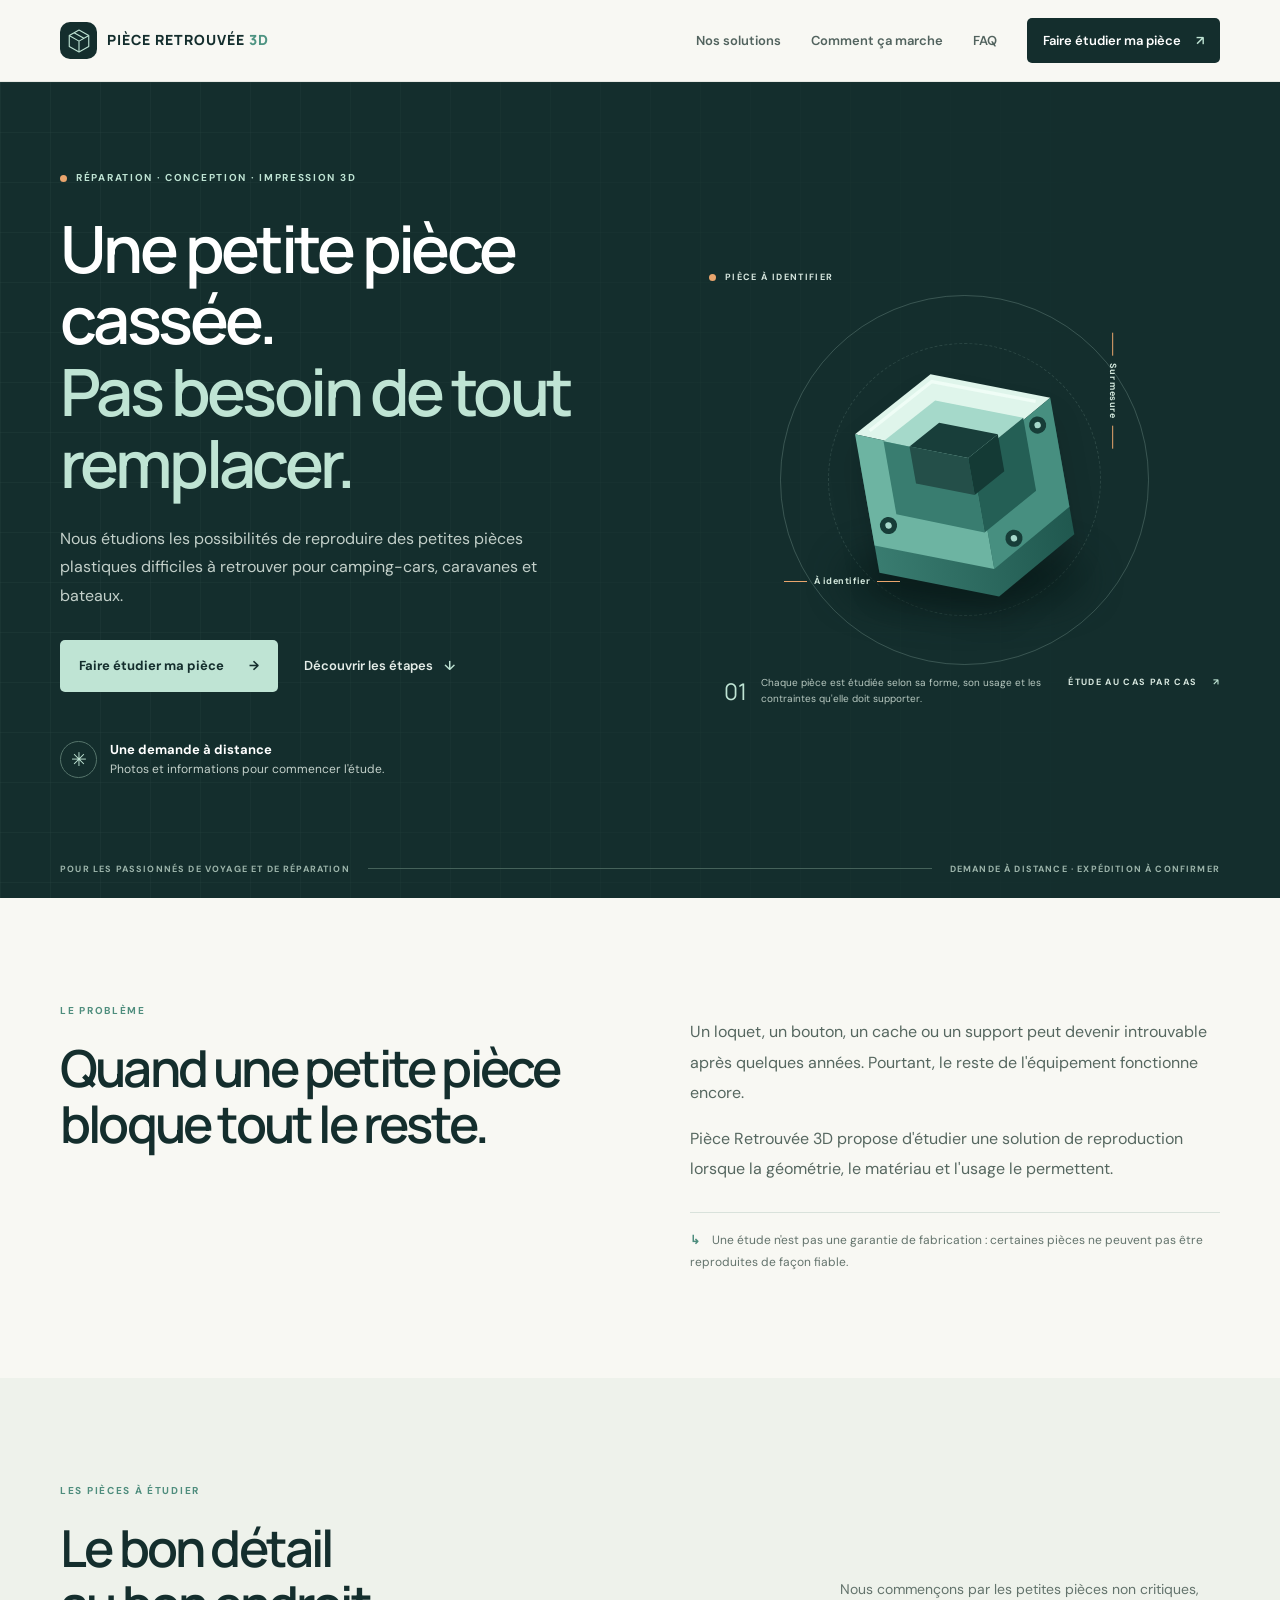
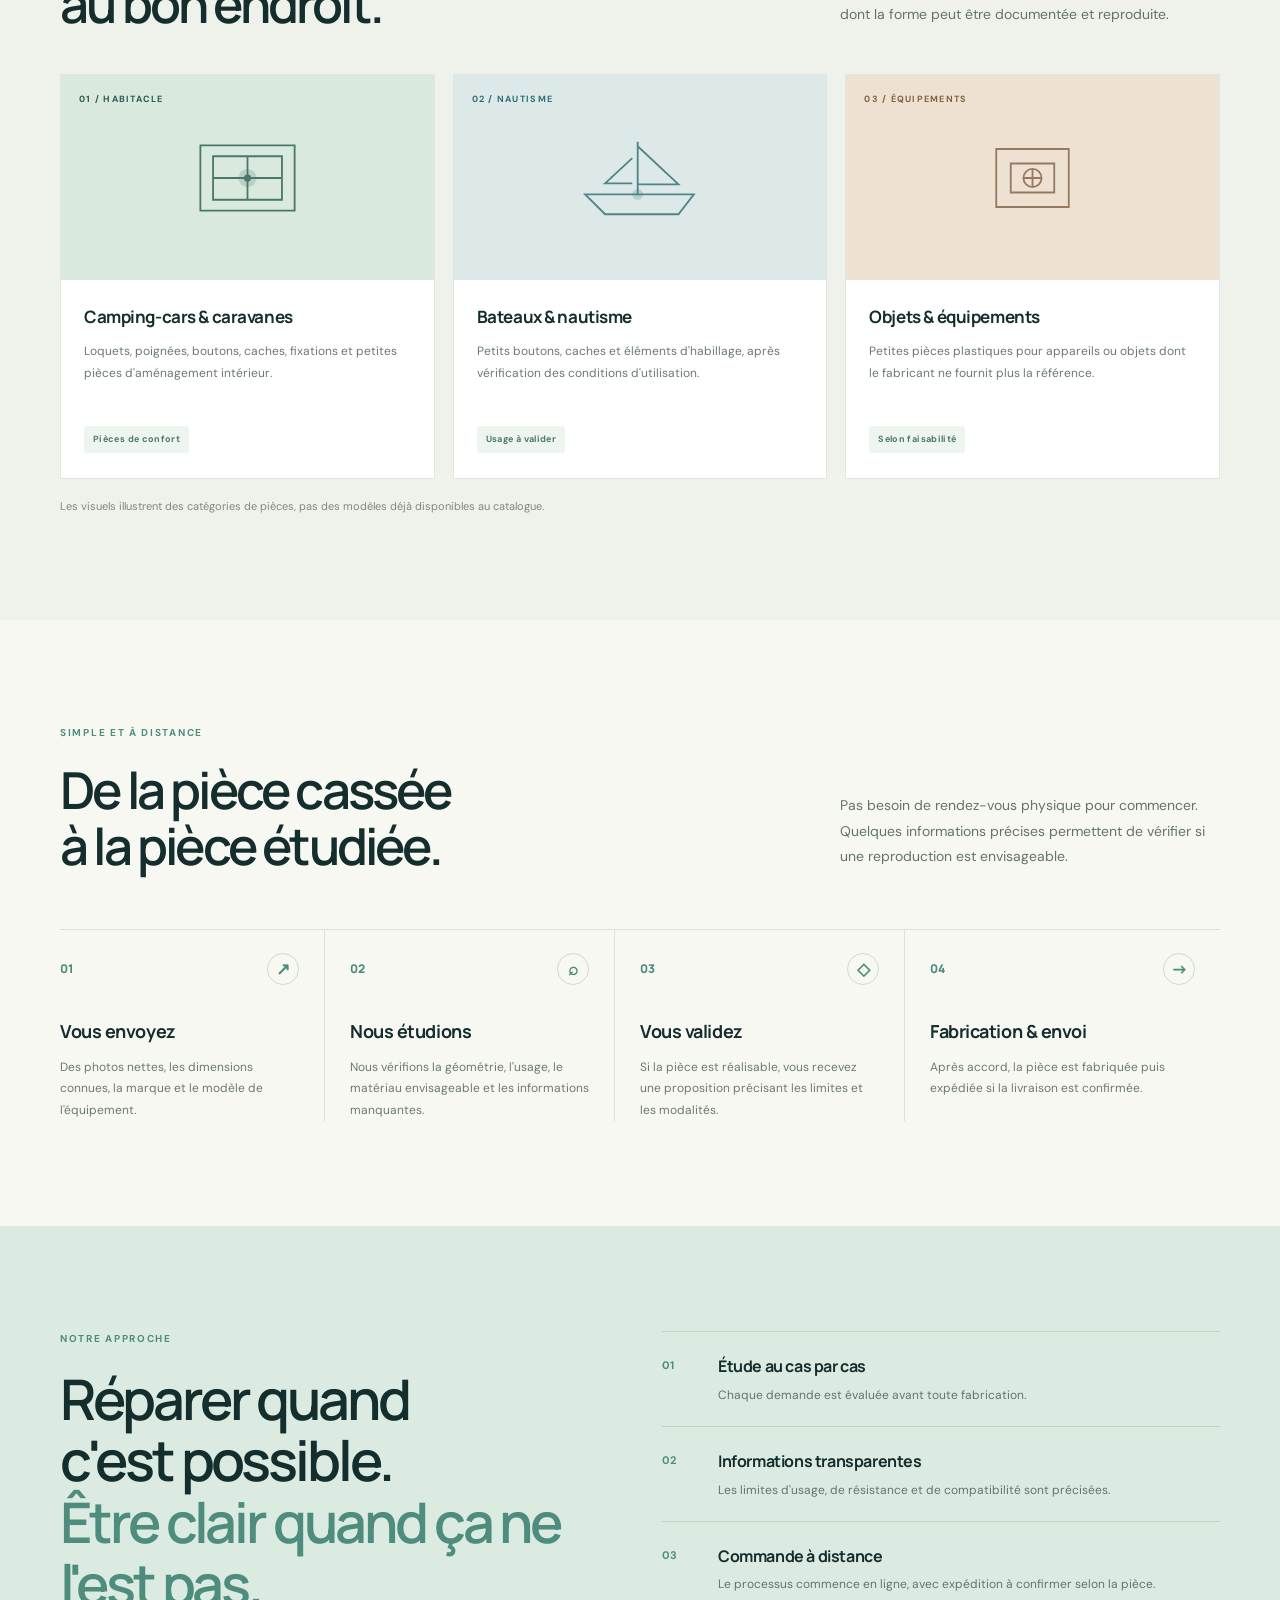
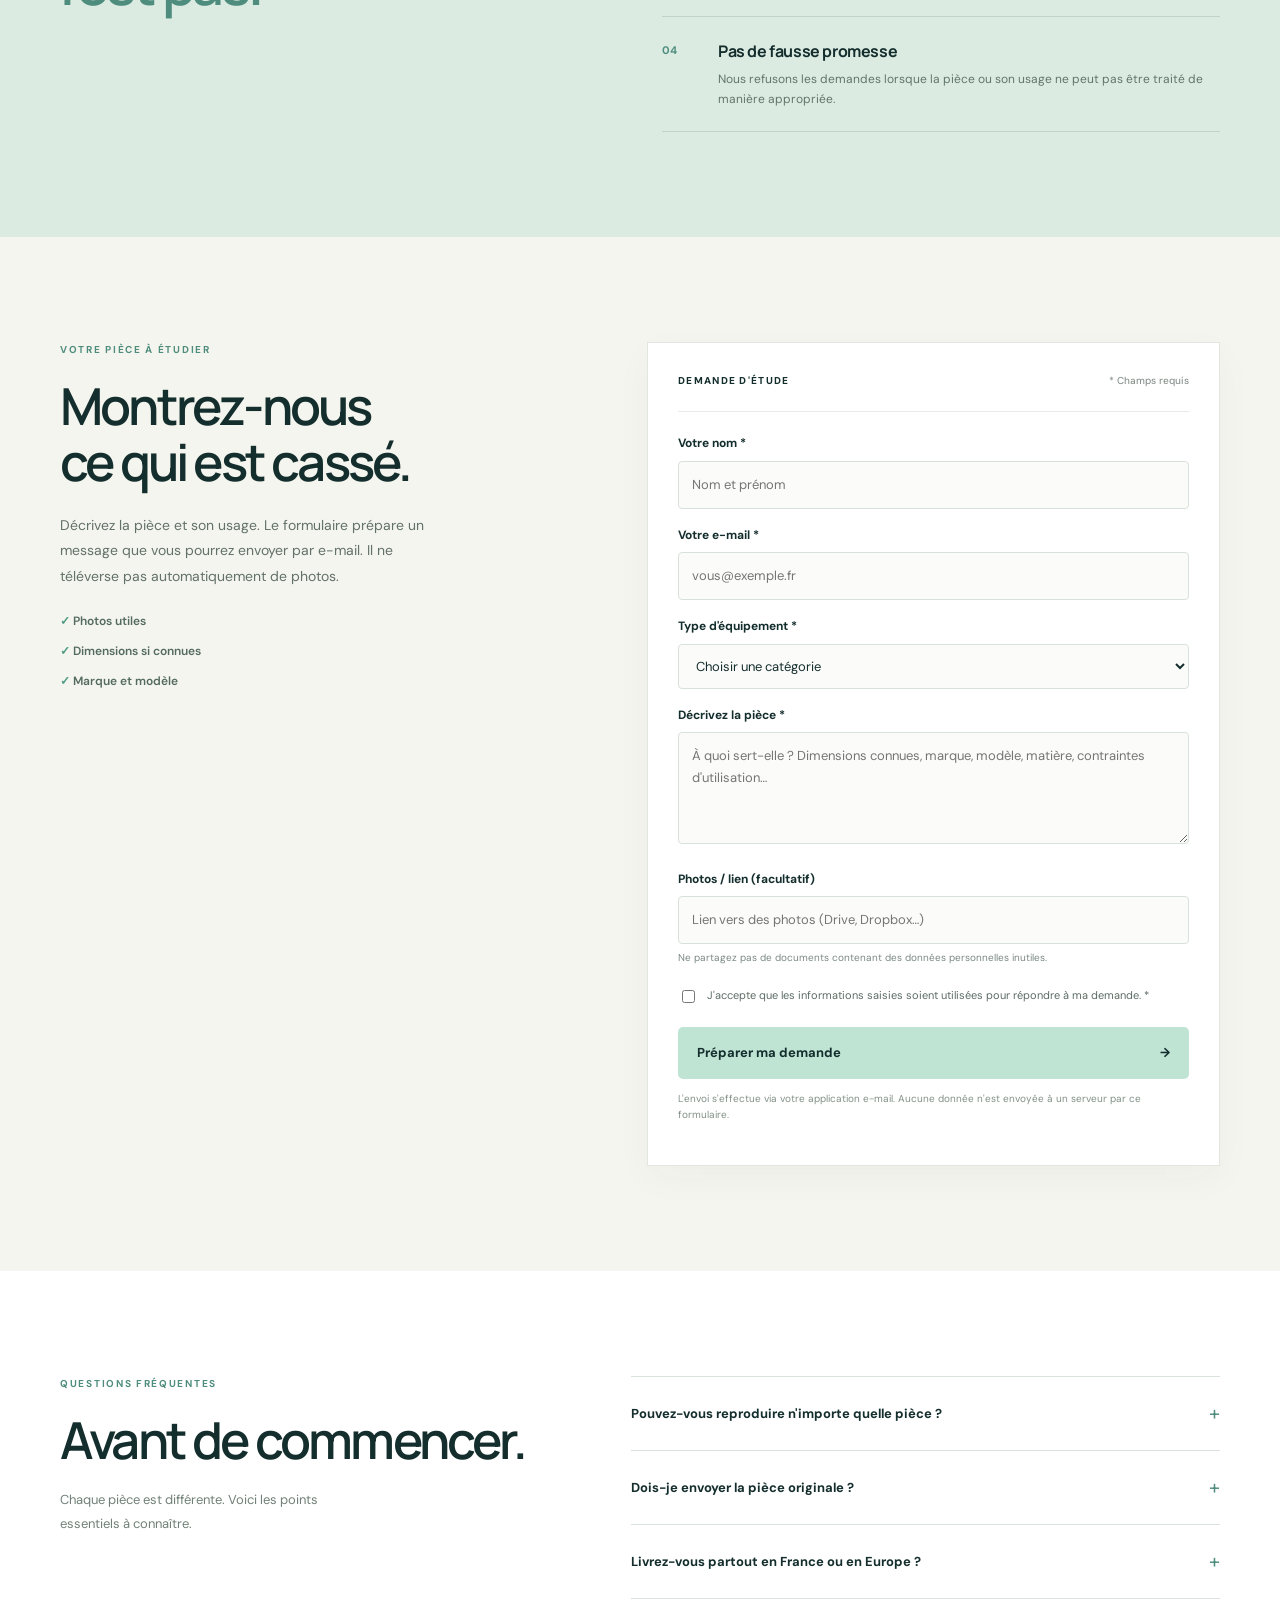
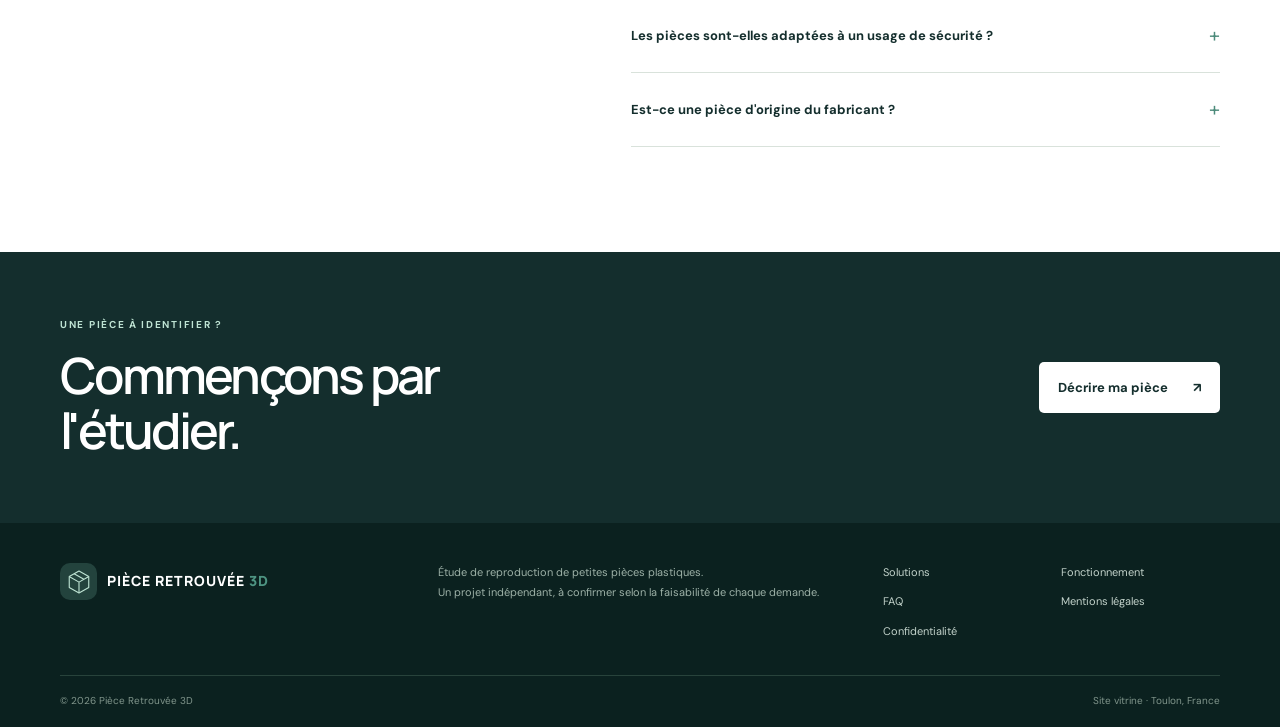
<file: index.html>
<!doctype html>
<html lang="fr">
<head>
  <meta charset="utf-8">
  <meta name="viewport" content="width=device-width, initial-scale=1">
  <meta name="theme-color" content="#102a2a">
  <meta name="description" content="Pièce Retrouvée 3D : étude et reproduction de petites pièces plastiques difficiles à retrouver pour camping-cars, caravanes et bateaux. Demande d'étude à distance.">
  <title>Pièce Retrouvée 3D — Les petites pièces qui changent tout</title>
  <link rel="preconnect" href="https://fonts.googleapis.com">
  <link rel="preconnect" href="https://fonts.gstatic.com" crossorigin>
  <link href="https://fonts.googleapis.com/css2?family=DM+Sans:wght@400;500;600;700&family=Manrope:wght@400;500;600;700;800&display=swap" rel="stylesheet">
  <link rel="stylesheet" href="styles.css">
  <script defer src="script.js"></script>
</head>
<body>
  <a class="skip-link" href="#contenu">Aller au contenu</a>
  <header class="site-header">
    <div class="container nav-wrap">
      <a class="brand" href="#accueil" aria-label="Pièce Retrouvée 3D, accueil">
        <span class="brand-mark" aria-hidden="true"><svg viewBox="0 0 40 40"><path d="M20 3 35 11.5v17L20 37 5 28.5v-17L20 3Z"/><path d="m5.5 11.8 14.5 8.4 14.5-8.4M20 20.2V36M12.5 7.3l15 8.5"/></svg></span>
        <span class="brand-name">PIÈCE RETROUVÉE<span>3D</span></span>
      </a>
      <button class="menu-toggle" aria-expanded="false" aria-controls="navigation">Menu <span>☰</span></button>
      <nav id="navigation" class="navigation" aria-label="Navigation principale">
        <a href="#solutions">Nos solutions</a>
        <a href="#fonctionnement">Comment ça marche</a>
        <a href="#faq">FAQ</a>
        <a class="nav-cta" href="#demande">Faire étudier ma pièce <span aria-hidden="true">↗</span></a>
      </nav>
    </div>
  </header>

  <main id="contenu">
    <section class="hero" id="accueil">
      <div class="hero-grid" aria-hidden="true"></div>
      <div class="container hero-layout">
        <div class="hero-copy">
          <div class="eyebrow"><span class="eyebrow-dot"></span> Réparation · Conception · Impression 3D</div>
          <h1>Une petite pièce cassée.<br><em>Pas besoin de tout remplacer.</em></h1>
          <p class="hero-lead">Nous étudions les possibilités de reproduire des petites pièces plastiques difficiles à retrouver pour camping-cars, caravanes et bateaux.</p>
          <div class="hero-actions">
            <a class="button button-primary" href="#demande">Faire étudier ma pièce <span aria-hidden="true">→</span></a>
            <a class="text-link" href="#fonctionnement">Découvrir les étapes <span aria-hidden="true">↓</span></a>
          </div>
          <div class="hero-proof">
            <div class="proof-icon" aria-hidden="true">✳</div>
            <p><strong>Une demande à distance</strong><br><span>Photos et informations pour commencer l'étude.</span></p>
          </div>
        </div>
        <div class="hero-visual">
          <div class="visual-label label-top"><span class="label-dot"></span> PIÈCE À IDENTIFIER</div>
          <div class="part-stage">
            <div class="stage-ring ring-one"></div><div class="stage-ring ring-two"></div>
            <div class="part-shadow"></div>
            <svg class="part-svg" viewBox="0 0 360 340" role="img" aria-label="Illustration stylisée d'une pièce mécanique plastique">
              <defs>
                <linearGradient id="partGrad" x1="0" y1="0" x2="1" y2="1"><stop offset="0" stop-color="#d9f0e7"/><stop offset=".48" stop-color="#8bc9b7"/><stop offset="1" stop-color="#478f80"/></linearGradient>
                <linearGradient id="sideGrad" x1="0" y1="0" x2="1" y2="0"><stop offset="0" stop-color="#397c70"/><stop offset="1" stop-color="#20584f"/></linearGradient>
              </defs>
              <g transform="translate(10 6) rotate(-10 170 170)">
                <path d="M78 105 157 62 263 103 263 206 184 251 78 210Z" fill="url(#sideGrad)" transform="translate(0 26)"/>
                <path d="M78 105 157 62 263 103 184 148Z" fill="#dff5eb"/>
                <path d="M78 105 184 148 184 251 78 210Z" fill="#6db4a2"/>
                <path d="M184 148 263 103 263 206 184 251Z" fill="#478f80"/>
                <path d="M103 116 157 87 235 117 181 147Z" fill="#a5d9ca"/>
                <path d="M103 116 181 147 181 216 103 185Z" fill="#397d70"/>
                <path d="M181 147 235 117 235 186 181 216Z" fill="#245f55"/>
                <path d="M126 125 157 108 209 128 178 145Z" fill="#183e3a"/>
                <path d="M126 125 178 145 178 180 126 160Z" fill="#244f49"/>
                <path d="M178 145 209 128 209 163 178 180Z" fill="#143a35"/>
                <path d="M92 104 157 69 249 104" fill="none" stroke="#f4fff9" stroke-width="3" opacity=".8"/>
                <circle cx="94" cy="194" r="8" fill="#173d38"/><circle cx="94" cy="194" r="3" fill="#a6d7ca"/>
                <circle cx="207" cy="226" r="8" fill="#173d38"/><circle cx="207" cy="226" r="3" fill="#a6d7ca"/>
                <circle cx="247" cy="126" r="8" fill="#173d38"/><circle cx="247" cy="126" r="3" fill="#a6d7ca"/>
              </g>
            </svg>
            <div class="measurement measure-x"><span></span><b>À identifier</b><span></span></div>
            <div class="measurement measure-y"><span></span><b>Sur mesure</b><span></span></div>
          </div>
          <div class="visual-caption"><span class="caption-number">01</span><span>Chaque pièce est étudiée selon sa forme, son usage et les contraintes qu'elle doit supporter.</span></div>
          <div class="visual-label label-bottom">ÉTUDE AU CAS PAR CAS <span>↗</span></div>
        </div>
      </div>
      <div class="hero-bottom container">
        <span>POUR LES PASSIONNÉS DE VOYAGE ET DE RÉPARATION</span>
        <span class="hero-bottom-line"></span>
        <span>DEMANDE À DISTANCE · EXPÉDITION À CONFIRMER</span>
      </div>
    </section>

    <section class="section problem-section">
      <div class="container two-col">
        <div>
          <div class="section-kicker">LE PROBLÈME</div>
          <h2>Quand une petite pièce<br>bloque tout le reste.</h2>
        </div>
        <div class="problem-copy">
          <p>Un loquet, un bouton, un cache ou un support peut devenir introuvable après quelques années. Pourtant, le reste de l'équipement fonctionne encore.</p>
          <p>Pièce Retrouvée 3D propose d'étudier une solution de reproduction lorsque la géométrie, le matériau et l'usage le permettent.</p>
          <div class="note-line"><span>↳</span> Une étude n'est pas une garantie de fabrication : certaines pièces ne peuvent pas être reproduites de façon fiable.</div>
        </div>
      </div>
    </section>

    <section class="section solutions-section" id="solutions">
      <div class="container">
        <div class="section-heading">
          <div><div class="section-kicker">LES PIÈCES À ÉTUDIER</div><h2>Le bon détail<br>au bon endroit.</h2></div>
          <p>Nous commençons par les petites pièces non critiques, dont la forme peut être documentée et reproduite.</p>
        </div>
        <div class="solution-grid">
          <article class="solution-card">
            <div class="solution-image image-camper"><span class="card-index">01 / HABITACLE</span><svg viewBox="0 0 160 120" aria-hidden="true"><path d="M28 24h104v72H28z" fill="none" stroke="currentColor" stroke-width="2"/><path d="M42 36h76v48H42z" fill="none" stroke="currentColor" stroke-width="2"/><path d="M80 36v48M42 60h76" stroke="currentColor" stroke-width="2"/><circle cx="80" cy="60" r="10" fill="currentColor" opacity=".22"/><circle cx="80" cy="60" r="4" fill="currentColor"/></svg></div>
            <div class="solution-content"><h3>Camping-cars & caravanes</h3><p>Loquets, poignées, boutons, caches, fixations et petites pièces d'aménagement intérieur.</p><span class="tag">Pièces de confort</span></div>
          </article>
          <article class="solution-card">
            <div class="solution-image image-boat"><span class="card-index">02 / NAUTISME</span><svg viewBox="0 0 160 120" aria-hidden="true"><path d="M20 78h120l-17 22H42z" fill="none" stroke="currentColor" stroke-width="2"/><path d="M78 20v58M78 25l45 42H78M72 38 42 66h30" fill="none" stroke="currentColor" stroke-width="2"/><circle cx="78" cy="78" r="6" fill="currentColor" opacity=".25"/></svg></div>
            <div class="solution-content"><h3>Bateaux & nautisme</h3><p>Petits boutons, caches et éléments d'habillage, après vérification des conditions d'utilisation.</p><span class="tag">Usage à valider</span></div>
          </article>
          <article class="solution-card">
            <div class="solution-image image-home"><span class="card-index">03 / ÉQUIPEMENTS</span><svg viewBox="0 0 160 120" aria-hidden="true"><path d="M40 28h80v64H40z" fill="none" stroke="currentColor" stroke-width="2"/><path d="M56 44h48v32H56z" fill="none" stroke="currentColor" stroke-width="2"/><circle cx="80" cy="60" r="10" fill="none" stroke="currentColor" stroke-width="2"/><path d="M80 50v20M70 60h20" stroke="currentColor" stroke-width="2"/></svg></div>
            <div class="solution-content"><h3>Objets & équipements</h3><p>Petites pièces plastiques pour appareils ou objets dont le fabricant ne fournit plus la référence.</p><span class="tag">Selon faisabilité</span></div>
          </article>
        </div>
        <p class="section-footnote">Les visuels illustrent des catégories de pièces, pas des modèles déjà disponibles au catalogue.</p>
      </div>
    </section>

    <section class="section process-section" id="fonctionnement">
      <div class="container">
        <div class="section-kicker">SIMPLE ET À DISTANCE</div>
        <div class="section-heading process-heading"><h2>De la pièce cassée<br>à la pièce étudiée.</h2><p>Pas besoin de rendez-vous physique pour commencer. Quelques informations précises permettent de vérifier si une reproduction est envisageable.</p></div>
        <div class="process-grid">
          <div class="process-step"><div class="step-top"><span>01</span><span class="step-icon">↗</span></div><h3>Vous envoyez</h3><p>Des photos nettes, les dimensions connues, la marque et le modèle de l'équipement.</p></div>
          <div class="process-step"><div class="step-top"><span>02</span><span class="step-icon">⌕</span></div><h3>Nous étudions</h3><p>Nous vérifions la géométrie, l'usage, le matériau envisageable et les informations manquantes.</p></div>
          <div class="process-step"><div class="step-top"><span>03</span><span class="step-icon">◇</span></div><h3>Vous validez</h3><p>Si la pièce est réalisable, vous recevez une proposition précisant les limites et les modalités.</p></div>
          <div class="process-step"><div class="step-top"><span>04</span><span class="step-icon">→</span></div><h3>Fabrication & envoi</h3><p>Après accord, la pièce est fabriquée puis expédiée si la livraison est confirmée.</p></div>
        </div>
      </div>
    </section>

    <section class="section why-section">
      <div class="container why-layout">
        <div class="why-main"><div class="section-kicker">NOTRE APPROCHE</div><h2>Réparer quand<br>c'est possible.<br><em>Être clair quand ça ne l'est pas.</em></h2></div>
        <div class="why-list">
          <div class="why-item"><span>01</span><div><h3>Étude au cas par cas</h3><p>Chaque demande est évaluée avant toute fabrication.</p></div></div>
          <div class="why-item"><span>02</span><div><h3>Informations transparentes</h3><p>Les limites d'usage, de résistance et de compatibilité sont précisées.</p></div></div>
          <div class="why-item"><span>03</span><div><h3>Commande à distance</h3><p>Le processus commence en ligne, avec expédition à confirmer selon la pièce.</p></div></div>
          <div class="why-item"><span>04</span><div><h3>Pas de fausse promesse</h3><p>Nous refusons les demandes lorsque la pièce ou son usage ne peut pas être traité de manière appropriée.</p></div></div>
        </div>
      </div>
    </section>

    <section class="section request-section" id="demande">
      <div class="container request-layout">
        <div class="request-intro">
          <div class="section-kicker">VOTRE PIÈCE À ÉTUDIER</div>
          <h2>Montrez-nous<br>ce qui est cassé.</h2>
          <p>Décrivez la pièce et son usage. Le formulaire prépare un message que vous pourrez envoyer par e-mail. Il ne téléverse pas automatiquement de photos.</p>
          <div class="request-checks"><span>✓ Photos utiles</span><span>✓ Dimensions si connues</span><span>✓ Marque et modèle</span></div>
        </div>
        <form class="request-form" id="request-form">
          <div class="form-top"><span>DEMANDE D'ÉTUDE</span><span class="form-required">* Champs requis</span></div>
          <div class="form-row">
            <label for="name">Votre nom *</label>
            <input id="name" name="name" autocomplete="name" required placeholder="Nom et prénom">
          </div>
          <div class="form-row">
            <label for="email">Votre e-mail *</label>
            <input id="email" name="email" type="email" autocomplete="email" required placeholder="vous@exemple.fr">
          </div>
          <div class="form-row">
            <label for="category">Type d'équipement *</label>
            <select id="category" name="category" required>
              <option value="">Choisir une catégorie</option>
              <option>Camping-car</option><option>Caravane</option><option>Bateau</option><option>Électroménager / équipement</option><option>Autre</option>
            </select>
          </div>
          <div class="form-row">
            <label for="details">Décrivez la pièce *</label>
            <textarea id="details" name="details" rows="4" required placeholder="À quoi sert-elle ? Dimensions connues, marque, modèle, matière, contraintes d'utilisation…"></textarea>
          </div>
          <div class="form-row">
            <label for="photos">Photos / lien (facultatif)</label>
            <input id="photos" name="photos" placeholder="Lien vers des photos (Drive, Dropbox…)">
            <small>Ne partagez pas de documents contenant des données personnelles inutiles.</small>
          </div>
          <label class="consent"><input type="checkbox" id="consent" required><span>J'accepte que les informations saisies soient utilisées pour répondre à ma demande. *</span></label>
          <button class="button button-primary submit-button" type="submit">Préparer ma demande <span aria-hidden="true">→</span></button>
          <p class="form-disclaimer">L'envoi s'effectue via votre application e-mail. Aucune donnée n'est envoyée à un serveur par ce formulaire.</p>
          <div class="form-status" id="form-status" role="status" aria-live="polite"></div>
        </form>
      </div>
    </section>

    <section class="section faq-section" id="faq">
      <div class="container faq-layout">
        <div><div class="section-kicker">QUESTIONS FRÉQUENTES</div><h2>Avant de commencer.</h2><p class="faq-intro">Chaque pièce est différente. Voici les points essentiels à connaître.</p></div>
        <div class="faq-list">
          <details><summary>Pouvez-vous reproduire n'importe quelle pièce ? <span>+</span></summary><p>Non. La faisabilité dépend de la géométrie, du matériau, de la précision nécessaire et de l'environnement d'utilisation. Une étude préalable est indispensable.</p></details>
          <details><summary>Dois-je envoyer la pièce originale ? <span>+</span></summary><p>Pas forcément pour une première étude : des photos, des dimensions et la référence de l'équipement peuvent suffire. Une pièce physique ou des mesures complémentaires peuvent être nécessaires ensuite.</p></details>
          <details><summary>Livrez-vous partout en France ou en Europe ? <span>+</span></summary><p>Les modalités d'expédition doivent être confirmées au cas par cas. N'annoncez une destination ou un délai qu'après validation opérationnelle.</p></details>
          <details><summary>Les pièces sont-elles adaptées à un usage de sécurité ? <span>+</span></summary><p>Ce service vise les petites pièces non critiques. Nous ne proposons pas de reproduction destinée à des fonctions de sécurité, de protection, de freinage, de levage ou à d'autres usages critiques sans validation technique appropriée.</p></details>
          <details><summary>Est-ce une pièce d'origine du fabricant ? <span>+</span></summary><p>Non, sauf indication explicite et vérifiable. Une reproduction éventuelle est une pièce fabriquée indépendamment et n'implique aucune affiliation au fabricant de l'équipement.</p></details>
        </div>
      </div>
    </section>

    <section class="closing-cta">
      <div class="container closing-layout"><div><div class="section-kicker">UNE PIÈCE À IDENTIFIER ?</div><h2>Commençons par<br>l'étudier.</h2></div><a class="button button-light" href="#demande">Décrire ma pièce <span aria-hidden="true">↗</span></a></div>
    </section>
  </main>

  <footer class="site-footer">
    <div class="container footer-main">
      <a class="brand footer-brand" href="#accueil"><span class="brand-mark" aria-hidden="true"><svg viewBox="0 0 40 40"><path d="M20 3 35 11.5v17L20 37 5 28.5v-17L20 3Z"/><path d="m5.5 11.8 14.5 8.4 14.5-8.4M20 20.2V36M12.5 7.3l15 8.5"/></svg></span><span class="brand-name">PIÈCE RETROUVÉE<span>3D</span></span></a>
      <p>Étude de reproduction de petites pièces plastiques.<br>Un projet indépendant, à confirmer selon la faisabilité de chaque demande.</p>
      <div class="footer-links"><a href="#solutions">Solutions</a><a href="#fonctionnement">Fonctionnement</a><a href="#faq">FAQ</a><a href="mentions-legales.html">Mentions légales</a><a href="confidentialite.html">Confidentialité</a></div>
    </div>
    <div class="container footer-bottom"><span>© <span id="year"></span> Pièce Retrouvée 3D</span><span>Site vitrine · Toulon, France</span></div>
  </footer>
</body>
</html>
</file>
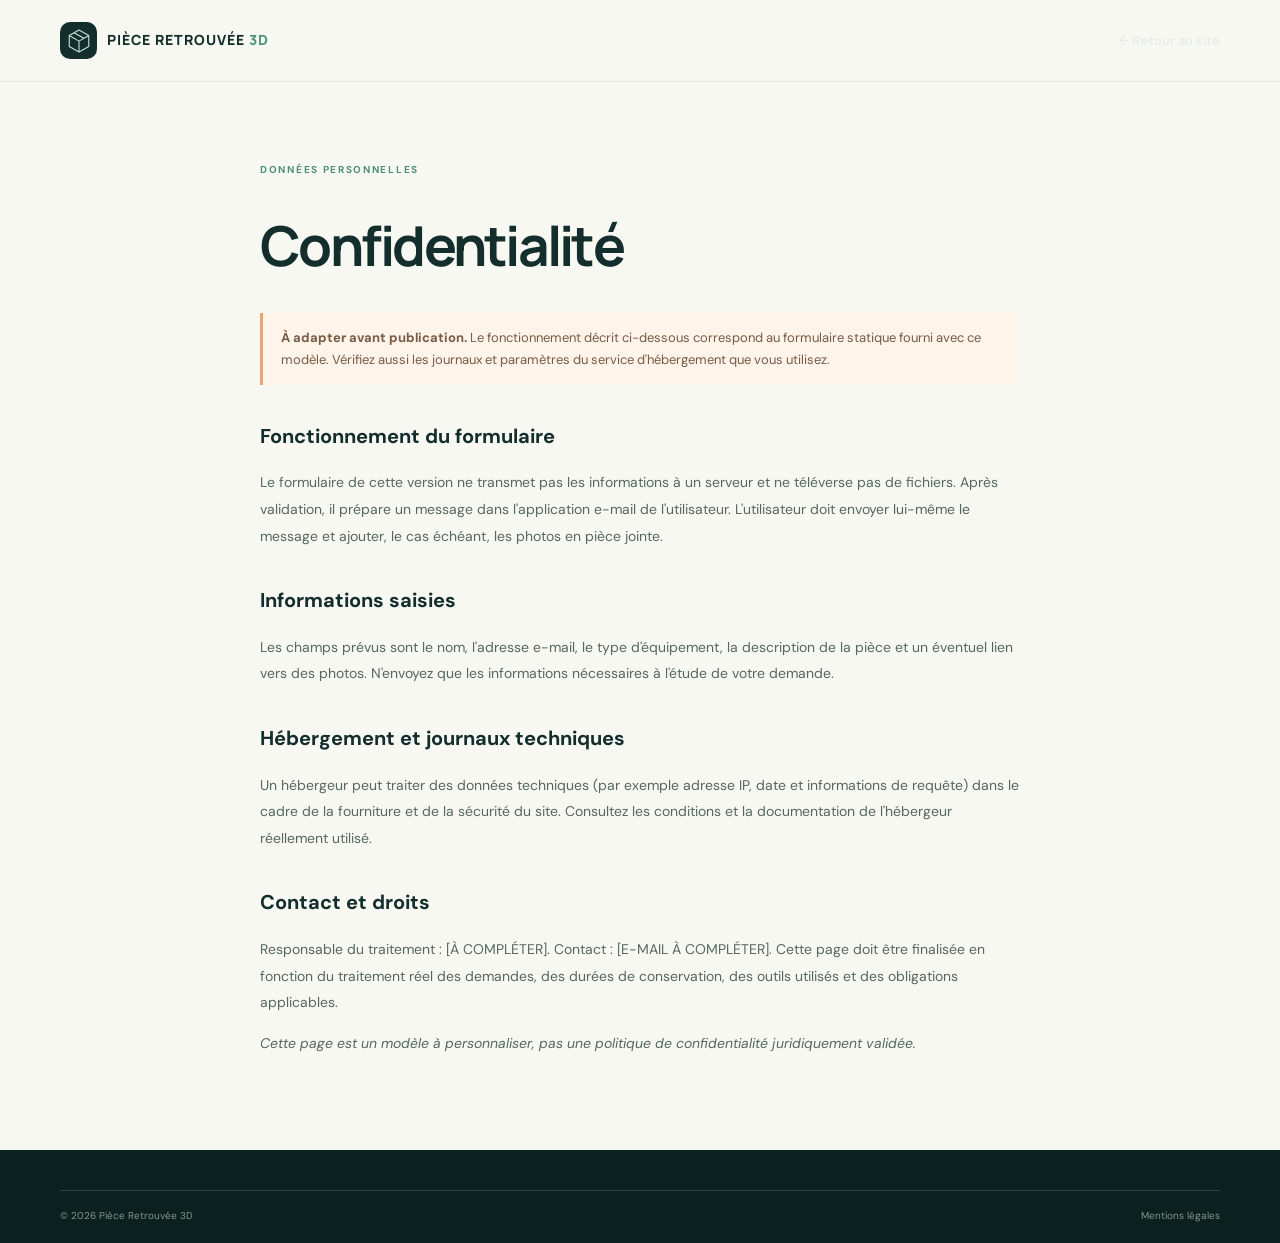
<file: confidentialite.html>
<!doctype html>
<html lang="fr"><head><meta charset="utf-8"><meta name="viewport" content="width=device-width,initial-scale=1"><meta name="robots" content="noindex"><title>Confidentialité — Pièce Retrouvée 3D</title><link rel="stylesheet" href="styles.css"></head>
<body><header class="site-header"><div class="container nav-wrap"><a class="brand" href="index.html"><span class="brand-mark"><svg viewBox="0 0 40 40"><path d="M20 3 35 11.5v17L20 37 5 28.5v-17L20 3Z"/><path d="m5.5 11.8 14.5 8.4 14.5-8.4M20 20.2V36M12.5 7.3l15 8.5"/></svg></span><span class="brand-name">PIÈCE RETROUVÉE<span>3D</span></span></a><a class="text-link" href="index.html">← Retour au site</a></div></header>
<main class="legal-page"><div class="container legal-content"><div class="section-kicker">DONNÉES PERSONNELLES</div><h1>Confidentialité</h1><div class="legal-warning"><strong>À adapter avant publication.</strong> Le fonctionnement décrit ci-dessous correspond au formulaire statique fourni avec ce modèle. Vérifiez aussi les journaux et paramètres du service d'hébergement que vous utilisez.</div>
<h2>Fonctionnement du formulaire</h2><p>Le formulaire de cette version ne transmet pas les informations à un serveur et ne téléverse pas de fichiers. Après validation, il prépare un message dans l'application e-mail de l'utilisateur. L'utilisateur doit envoyer lui-même le message et ajouter, le cas échéant, les photos en pièce jointe.</p>
<h2>Informations saisies</h2><p>Les champs prévus sont le nom, l'adresse e-mail, le type d'équipement, la description de la pièce et un éventuel lien vers des photos. N'envoyez que les informations nécessaires à l'étude de votre demande.</p>
<h2>Hébergement et journaux techniques</h2><p>Un hébergeur peut traiter des données techniques (par exemple adresse IP, date et informations de requête) dans le cadre de la fourniture et de la sécurité du site. Consultez les conditions et la documentation de l'hébergeur réellement utilisé.</p>
<h2>Contact et droits</h2><p>Responsable du traitement : [À COMPLÉTER]. Contact : [E-MAIL À COMPLÉTER]. Cette page doit être finalisée en fonction du traitement réel des demandes, des durées de conservation, des outils utilisés et des obligations applicables.</p>
<p><em>Cette page est un modèle à personnaliser, pas une politique de confidentialité juridiquement validée.</em></p></div></main>
<footer class="site-footer"><div class="container footer-bottom"><span>© <span id="year"></span> Pièce Retrouvée 3D</span><a href="mentions-legales.html">Mentions légales</a></div></footer><script>document.getElementById("year").textContent=new Date().getFullYear()</script></body></html>
</file>
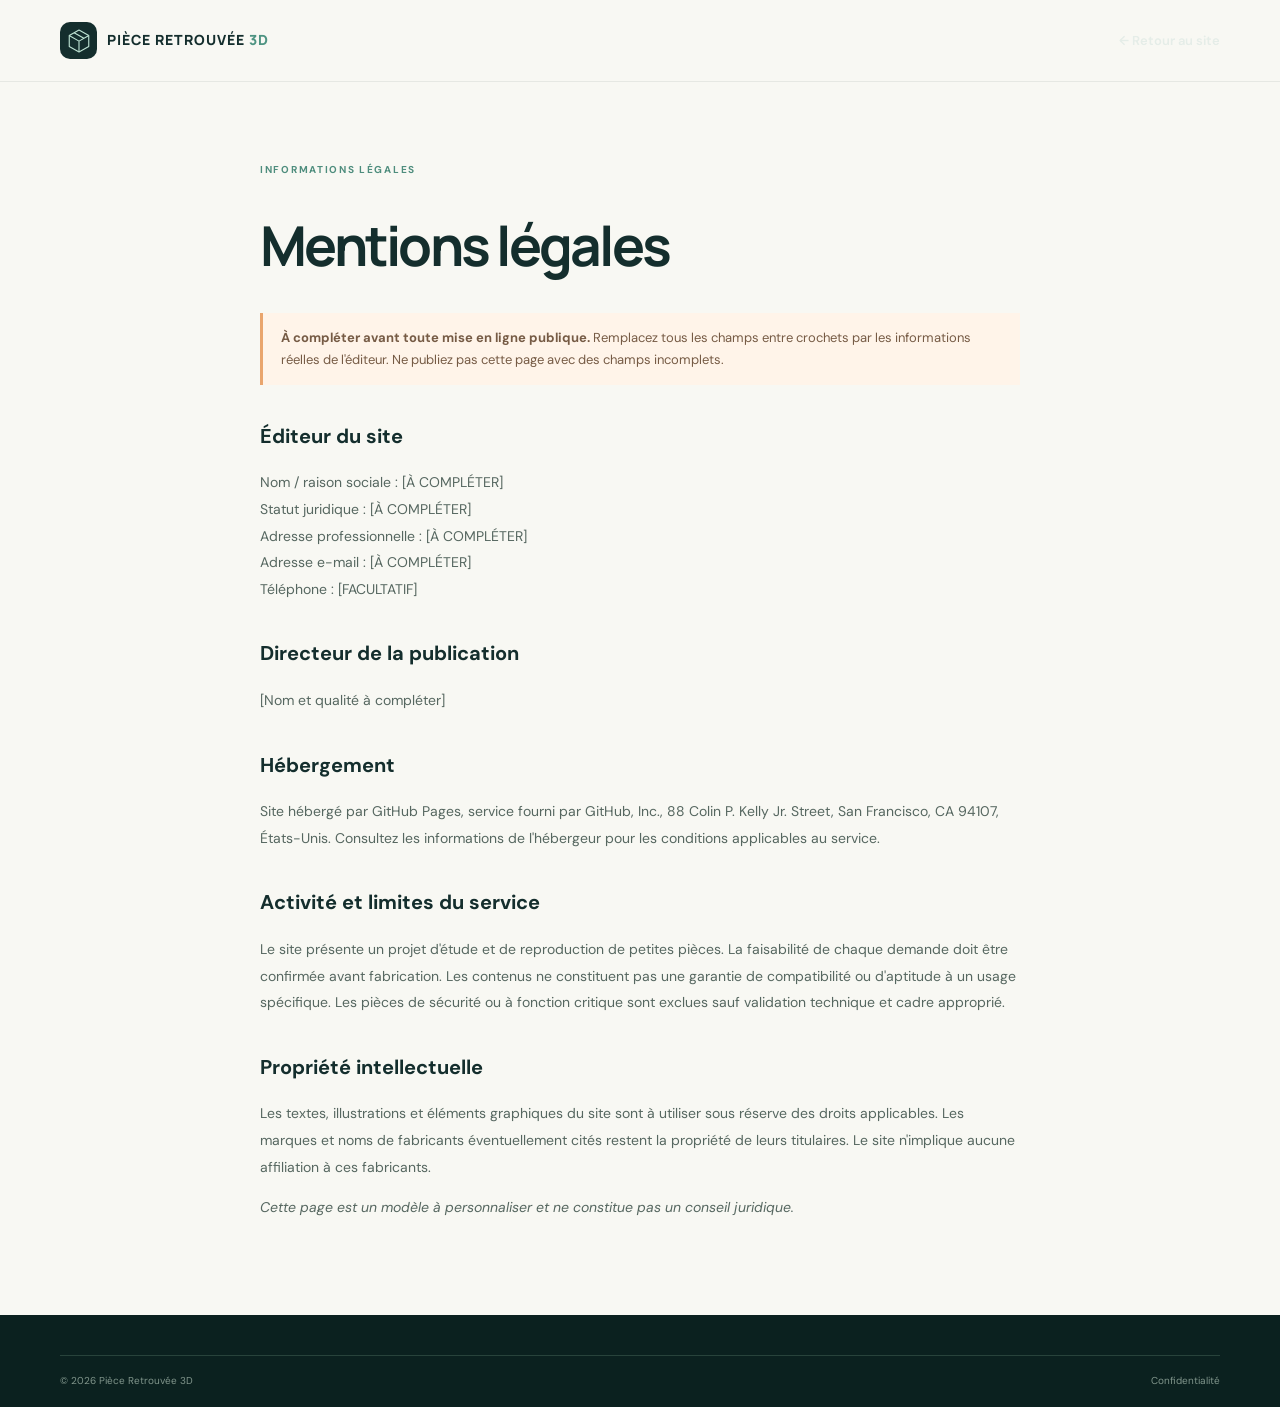
<file: mentions-legales.html>
<!doctype html>
<html lang="fr"><head><meta charset="utf-8"><meta name="viewport" content="width=device-width,initial-scale=1"><meta name="robots" content="noindex"><title>Mentions légales — Pièce Retrouvée 3D</title><link rel="stylesheet" href="styles.css"></head>
<body><header class="site-header"><div class="container nav-wrap"><a class="brand" href="index.html"><span class="brand-mark"><svg viewBox="0 0 40 40"><path d="M20 3 35 11.5v17L20 37 5 28.5v-17L20 3Z"/><path d="m5.5 11.8 14.5 8.4 14.5-8.4M20 20.2V36M12.5 7.3l15 8.5"/></svg></span><span class="brand-name">PIÈCE RETROUVÉE<span>3D</span></span></a><a class="text-link" href="index.html">← Retour au site</a></div></header>
<main class="legal-page"><div class="container legal-content"><div class="section-kicker">INFORMATIONS LÉGALES</div><h1>Mentions légales</h1><div class="legal-warning"><strong>À compléter avant toute mise en ligne publique.</strong> Remplacez tous les champs entre crochets par les informations réelles de l'éditeur. Ne publiez pas cette page avec des champs incomplets.</div>
<h2>Éditeur du site</h2><p>Nom / raison sociale : [À COMPLÉTER]<br>Statut juridique : [À COMPLÉTER]<br>Adresse professionnelle : [À COMPLÉTER]<br>Adresse e-mail : [À COMPLÉTER]<br>Téléphone : [FACULTATIF]</p>
<h2>Directeur de la publication</h2><p>[Nom et qualité à compléter]</p>
<h2>Hébergement</h2><p>Site hébergé par GitHub Pages, service fourni par GitHub, Inc., 88 Colin P. Kelly Jr. Street, San Francisco, CA 94107, États-Unis. Consultez les informations de l'hébergeur pour les conditions applicables au service.</p>
<h2>Activité et limites du service</h2><p>Le site présente un projet d'étude et de reproduction de petites pièces. La faisabilité de chaque demande doit être confirmée avant fabrication. Les contenus ne constituent pas une garantie de compatibilité ou d'aptitude à un usage spécifique. Les pièces de sécurité ou à fonction critique sont exclues sauf validation technique et cadre approprié.</p>
<h2>Propriété intellectuelle</h2><p>Les textes, illustrations et éléments graphiques du site sont à utiliser sous réserve des droits applicables. Les marques et noms de fabricants éventuellement cités restent la propriété de leurs titulaires. Le site n'implique aucune affiliation à ces fabricants.</p>
<p><em>Cette page est un modèle à personnaliser et ne constitue pas un conseil juridique.</em></p></div></main>
<footer class="site-footer"><div class="container footer-bottom"><span>© <span id="year"></span> Pièce Retrouvée 3D</span><a href="confidentialite.html">Confidentialité</a></div></footer><script>document.getElementById("year").textContent=new Date().getFullYear()</script></body></html>
</file>
<file: styles.css>
@import url('https://fonts.googleapis.com/css2?family=DM+Sans:wght@400;500;600;700&family=Manrope:wght@400;500;600;700;800&display=swap');
:root{--ink:#142e2d;--ink-soft:#37504d;--green:#bfe4d4;--mint:#eaf5ef;--paper:#f8f8f3;--white:#fff;--orange:#e9a56d;--line:#d9e2db;--muted:#71807b;--font-body:"DM Sans",sans-serif;--font-display:"Manrope",sans-serif}
*{box-sizing:border-box}html{scroll-behavior:smooth;scroll-padding-top:90px}body{margin:0;background:var(--paper);color:var(--ink);font-family:var(--font-body);font-size:16px;line-height:1.65;-webkit-font-smoothing:antialiased}a{color:inherit;text-decoration:none}button,input,textarea,select{font:inherit}.container{width:min(1160px,calc(100% - 48px));margin-inline:auto}.skip-link{position:absolute;left:-9999px;top:0;background:white;padding:12px;z-index:99}.skip-link:focus{left:12px;top:12px}.site-header{height:82px;background:rgba(248,248,243,.94);border-bottom:1px solid rgba(20,46,45,.08);position:sticky;top:0;z-index:20;backdrop-filter:blur(14px)}.nav-wrap{height:100%;display:flex;align-items:center;justify-content:space-between;gap:30px}.brand{display:flex;align-items:center;gap:10px;flex-shrink:0}.brand-mark{width:37px;height:37px;display:grid;place-items:center;background:var(--ink);border-radius:10px}.brand-mark svg{width:26px;fill:none;stroke:var(--green);stroke-width:1.7;stroke-linejoin:round}.brand-name{font-family:var(--font-display);font-size:14px;letter-spacing:.07em;font-weight:800;line-height:1.2}.brand-name span{color:#4e9482;margin-left:4px}.navigation{display:flex;align-items:center;gap:30px;font-size:13px;font-weight:600}.navigation>a:not(.nav-cta){color:#52635e;transition:color .2s}.navigation>a:hover{color:#2e8672}.nav-cta{background:var(--ink);color:white;padding:12px 16px;border-radius:5px}.nav-cta span{margin-left:12px;color:var(--green)}.menu-toggle{display:none;border:1px solid var(--line);background:transparent;border-radius:5px;padding:8px 12px;color:var(--ink)}.hero{position:relative;background:var(--ink);color:white;overflow:hidden;min-height:660px}.hero-grid{position:absolute;inset:0;opacity:.13;background-image:linear-gradient(rgba(191,228,212,.3) 1px,transparent 1px),linear-gradient(90deg,rgba(191,228,212,.3) 1px,transparent 1px);background-size:50px 50px;mask-image:linear-gradient(90deg,black,transparent 95%)}.hero-layout{position:relative;display:grid;grid-template-columns:1fr .86fr;gap:55px;align-items:center;padding-top:72px;padding-bottom:56px}.hero-copy{padding:16px 0 26px}.eyebrow,.section-kicker{font-size:10px;letter-spacing:.17em;font-weight:700;text-transform:uppercase}.eyebrow{display:flex;align-items:center;gap:9px;color:var(--green);margin-bottom:26px}.eyebrow-dot,.label-dot{width:7px;height:7px;border-radius:50%;background:var(--orange);display:inline-block}.hero h1,.section h2,.closing-cta h2{font-family:var(--font-display);font-weight:600;letter-spacing:-.055em;line-height:1.1;margin:0}.hero h1{font-size:clamp(42px,5.1vw,67px);max-width:680px}.hero h1 em,.why-main h2 em{font-style:normal;color:var(--green)}.hero-lead{color:#c3d0ca;font-size:16px;line-height:1.8;max-width:510px;margin:25px 0 29px}.hero-actions{display:flex;align-items:center;gap:26px;flex-wrap:wrap}.button{display:inline-flex;align-items:center;justify-content:center;gap:25px;border:0;border-radius:5px;padding:15px 19px;font-weight:700;font-size:13px;cursor:pointer;transition:transform .2s,background .2s}.button:hover{transform:translateY(-2px)}.button-primary{background:var(--green);color:var(--ink)}.button-primary:hover{background:#d4eee2}.text-link{font-size:13px;color:#e5ede8;font-weight:600}.text-link span{color:var(--green);margin-left:8px}.hero-proof{display:flex;align-items:center;gap:13px;margin-top:48px}.proof-icon{width:37px;height:37px;border:1px solid #55746b;border-radius:50%;display:grid;place-items:center;color:var(--green);font-size:19px}.hero-proof p{font-size:12px;line-height:1.6;margin:0;color:#c3d0ca}.hero-proof strong{font-size:13px;color:white}.hero-visual{min-height:440px;position:relative;display:flex;align-items:center;justify-content:center}.part-stage{position:relative;width:min(100%,420px);aspect-ratio:1/1;display:grid;place-items:center}.stage-ring{position:absolute;border:1px solid rgba(191,228,212,.22);border-radius:50%;aspect-ratio:1}.ring-one{width:88%}.ring-two{width:65%;border-style:dashed;opacity:.65}.part-shadow{position:absolute;width:58%;height:13%;bottom:20%;background:#061a18;filter:blur(20px);border-radius:50%;opacity:.7}.part-svg{position:relative;width:94%;max-height:365px;filter:drop-shadow(0 22px 14px rgba(0,0,0,.15));z-index:2}.visual-label{position:absolute;font-size:9px;letter-spacing:.15em;font-weight:700;color:#d6e6de}.label-top{top:10px;left:0;display:flex;align-items:center;gap:9px}.label-bottom{bottom:10px;right:0}.label-bottom span{color:var(--green);margin-left:12px}.measurement{position:absolute;z-index:3;color:#d2e7dc;font-size:9px;letter-spacing:.05em;display:flex;align-items:center;gap:7px}.measurement span{height:1px;width:23px;background:var(--orange)}.measure-x{bottom:24%;left:7%}.measure-y{top:27%;right:1%;transform:rotate(90deg)}.visual-caption{position:absolute;bottom:-10px;left:3%;right:3%;display:flex;gap:14px;align-items:center;color:#b7c8c0;font-size:10px;max-width:360px;line-height:1.6}.caption-number{font-family:var(--font-display);font-size:23px;color:var(--green)}.hero-bottom{position:relative;display:flex;align-items:center;gap:18px;padding-bottom:22px;color:#9cb4aa;font-size:9px;letter-spacing:.13em;font-weight:700}.hero-bottom-line{height:1px;flex:1;background:#45625a}.section{padding:105px 0}.two-col{display:grid;grid-template-columns:1fr 1fr;gap:100px}.section-kicker{color:#4e8d7d;margin-bottom:20px}.section h2,.closing-cta h2{font-size:clamp(36px,4vw,51px)}.problem-copy{padding-top:14px}.problem-copy p{font-size:16px;color:#566760;line-height:1.9;margin:0 0 15px}.note-line{border-top:1px solid var(--line);margin-top:28px;padding-top:17px;color:#63736c;font-size:12px;line-height:1.8}.note-line span{color:#4e8d7d;font-weight:700;margin-right:9px}.solutions-section{background:#eef2eb}.section-heading{display:flex;align-items:flex-end;justify-content:space-between;gap:60px;margin-bottom:42px}.section-heading>p{max-width:380px;color:#63736c;font-size:14px;line-height:1.8;margin:0 0 5px}.solution-grid{display:grid;grid-template-columns:repeat(3,1fr);gap:18px}.solution-card{background:#fff;border:1px solid #e1e7df;min-width:0}.solution-image{height:205px;position:relative;display:grid;place-items:center;overflow:hidden}.solution-image svg{width:145px;height:110px;opacity:.8}.image-camper{background:#d9e9de;color:#275b50}.image-boat{background:#dce9e8;color:#2d6d70}.image-home{background:#eee1d1;color:#806143}.card-index{position:absolute;top:17px;left:18px;font-size:9px;letter-spacing:.14em;font-weight:700}.solution-content{padding:23px 23px 25px}.solution-content h3,.process-step h3,.why-item h3{font-family:var(--font-display);font-size:17px;letter-spacing:-.025em;margin:0 0 10px}.solution-content p{font-size:12px;line-height:1.8;color:#6b7972;margin:0 0 18px;min-height:65px}.tag{display:inline-block;background:#eef5ef;color:#4d796a;padding:6px 9px;border-radius:3px;font-size:9px;font-weight:700;letter-spacing:.04em}.section-footnote{font-size:11px;color:#7b8982;margin:18px 0 0}.process-section{background:var(--paper)}.process-heading{align-items:flex-end}.process-grid{display:grid;grid-template-columns:repeat(4,1fr);gap:0;border-top:1px solid var(--line);margin-top:55px}.process-step{padding:23px 25px 0 0;margin-right:25px;border-right:1px solid var(--line)}.process-step:last-child{border:0;margin-right:0}.step-top{display:flex;justify-content:space-between;align-items:center;margin-bottom:32px;color:#4c8b7b;font-family:var(--font-display);font-size:12px;font-weight:800}.step-icon{width:32px;height:32px;border:1px solid #cbded2;border-radius:50%;display:grid;place-items:center;font-size:17px}.process-step h3{font-size:18px}.process-step p{font-size:12px;color:#6b7972;line-height:1.8;margin:0}.why-section{background:#dcebe1}.why-layout{display:grid;grid-template-columns:.9fr 1fr;gap:100px}.why-main h2{font-size:clamp(37px,4.4vw,56px)}.why-main h2 em{color:#4e8d7d}.why-list{border-top:1px solid #c0d5c8}.why-item{display:grid;grid-template-columns:44px 1fr;gap:12px;padding:21px 0;border-bottom:1px solid #c0d5c8}.why-item>span{font-size:11px;font-weight:700;color:#4e8d7d;padding-top:3px}.why-item h3{font-size:16px;margin-bottom:5px}.why-item p{font-size:12px;color:#61766b;margin:0;line-height:1.7}.request-section{background:#f5f5ef}.request-layout{display:grid;grid-template-columns:.85fr 1fr;gap:100px;align-items:start}.request-intro{position:sticky;top:125px}.request-intro>p{color:#627169;line-height:1.85;font-size:14px;max-width:380px;margin:22px 0}.request-checks{display:flex;flex-direction:column;gap:10px;font-size:12px;color:#536b5f;font-weight:600}.request-checks span::first-letter{color:#4d9b83}.request-form{background:#fff;border:1px solid #e1e6de;padding:30px;box-shadow:0 12px 36px rgba(20,46,45,.035)}.form-top{display:flex;justify-content:space-between;align-items:center;font-size:10px;letter-spacing:.13em;font-weight:800;padding-bottom:22px;border-bottom:1px solid #e7ebe5;margin-bottom:22px}.form-required{letter-spacing:0;color:#89938d;font-weight:500;font-size:10px}.form-row{margin-bottom:17px}.form-row label{display:block;font-size:12px;font-weight:700;margin-bottom:7px}.form-row input,.form-row textarea,.form-row select{width:100%;border:1px solid #d9e1da;background:#fbfcf9;padding:12px 13px;border-radius:4px;color:var(--ink);font-size:13px;outline:none;transition:border .2s}.form-row input:focus,.form-row textarea:focus,.form-row select:focus{border-color:#579784;box-shadow:0 0 0 3px rgba(87,151,132,.12)}.form-row textarea{resize:vertical;min-height:110px}.form-row small{font-size:10px;color:#7b8982;display:block;margin-top:6px}.consent{display:flex;align-items:flex-start;gap:9px;font-size:11px;color:#5d6c65;line-height:1.6;margin:21px 0}.consent input{accent-color:#367b68;margin-top:3px}.submit-button{width:100%;justify-content:space-between}.form-disclaimer{font-size:10px;color:#829087;line-height:1.6;margin:12px 0 0}.form-status{font-size:12px;margin-top:12px;color:#2f705f}.faq-section{background:#fff}.faq-layout{display:grid;grid-template-columns:.8fr 1fr;gap:100px}.faq-intro{font-size:13px;color:#718078;max-width:290px;line-height:1.8;margin-top:20px}.faq-list{border-top:1px solid var(--line)}.faq-list details{border-bottom:1px solid var(--line)}.faq-list summary{display:flex;align-items:center;justify-content:space-between;gap:20px;padding:20px 0;cursor:pointer;list-style:none;font-weight:700;font-size:13px}.faq-list summary::-webkit-details-marker{display:none}.faq-list summary span{font-size:20px;color:#4c8b7b;font-weight:400;transition:transform .2s}.faq-list details[open] summary span{transform:rotate(45deg)}.faq-list details p{font-size:12px;color:#68776f;line-height:1.9;margin:0;padding:0 30px 22px 0}.closing-cta{background:var(--ink);color:white;padding:65px 0}.closing-layout{display:flex;align-items:center;justify-content:space-between;gap:35px}.closing-cta .section-kicker{color:var(--green);margin-bottom:15px}.closing-cta h2{font-size:clamp(36px,4vw,50px)}.button-light{background:#fff;color:var(--ink)}.button-light:hover{background:var(--green)}.site-footer{background:#0b211f;color:#c5d4cc;padding:40px 0 18px}.footer-main{display:grid;grid-template-columns:1fr 1.2fr 1fr;align-items:start;gap:40px;padding-bottom:35px}.footer-brand .brand-mark{background:#23433d}.footer-brand .brand-name{color:white}.footer-main>p{font-size:11px;line-height:1.8;color:#9db1a7;margin:0}.footer-links{display:grid;grid-template-columns:1fr 1fr;gap:11px 20px;font-size:11px;color:#c2d2ca}.footer-links a:hover{color:var(--green)}.footer-bottom{border-top:1px solid #28433b;padding-top:17px;display:flex;justify-content:space-between;color:#81968c;font-size:10px}.legal-page{min-height:70vh;padding:80px 0}.legal-content{max-width:760px}.legal-content h1{font-family:var(--font-display);font-size:clamp(36px,5vw,55px);line-height:1.1;letter-spacing:-.05em}.legal-content h2{font-size:20px;margin-top:35px}.legal-content p,.legal-content li{color:#566760;line-height:1.9;font-size:14px}.legal-warning{border-left:3px solid var(--orange);padding:14px 18px;background:#fff4e9;color:#765b45;font-size:13px;line-height:1.7}
@media(max-width:900px){.navigation{gap:17px}.navigation>a:not(.nav-cta){display:none}.hero-layout{gap:25px;grid-template-columns:1fr .8fr}.hero h1{font-size:clamp(40px,6vw,58px)}.two-col,.why-layout,.request-layout,.faq-layout{gap:55px}.process-step{margin-right:14px;padding-right:14px}.footer-main{grid-template-columns:1fr 1fr}.footer-links{grid-column:1/-1;grid-template-columns:repeat(4,1fr)}}
@media(max-width:650px){.container{width:min(100% - 34px,520px)}.site-header{height:70px}.brand-name{font-size:12px}.brand-mark{width:33px;height:33px}.menu-toggle{display:block;font-size:12px}.menu-toggle span{margin-left:7px}.navigation{display:none;position:absolute;top:69px;left:0;right:0;background:var(--paper);padding:18px 20px 22px;border-bottom:1px solid var(--line);align-items:stretch;gap:13px;box-shadow:0 12px 20px rgba(20,46,45,.08)}.navigation.is-open{display:flex;flex-direction:column}.navigation>a:not(.nav-cta){display:block;padding:5px 0}.nav-cta{text-align:center}.hero-layout{display:flex;flex-direction:column;align-items:stretch;padding-top:51px;padding-bottom:38px;gap:14px}.hero-copy{padding:0}.eyebrow{font-size:9px;margin-bottom:21px}.hero h1{font-size:clamp(39px,11vw,54px)}.hero-lead{font-size:14px;margin:20px 0 24px}.hero-actions{gap:18px}.button{padding:14px 15px;font-size:12px;gap:16px}.text-link{font-size:12px}.hero-proof{margin-top:28px}.hero-visual{min-height:340px;margin-top:0}.part-stage{width:min(100%,340px)}.part-svg{max-height:300px}.visual-caption{bottom:-3px;font-size:9px}.label-top{left:4%;top:2px}.label-bottom{right:4%;bottom:3px}.hero-bottom{font-size:8px;gap:10px;line-height:1.5}.hero-bottom span:last-child{text-align:right}.section{padding:72px 0}.two-col,.why-layout,.request-layout,.faq-layout{grid-template-columns:1fr;gap:27px}.section h2,.closing-cta h2{font-size:39px}.problem-copy{padding-top:0}.problem-copy p{font-size:14px}.section-heading{display:block;margin-bottom:30px}.section-heading>p{margin-top:20px;font-size:13px}.solution-grid{grid-template-columns:1fr;gap:14px}.solution-image{height:185px}.solution-content p{min-height:0}.process-heading{margin-bottom:0}.process-grid{grid-template-columns:1fr 1fr;margin-top:35px}.process-step{padding:19px 14px 22px 0;margin:0 14px 0 0;border-right:1px solid var(--line);border-bottom:1px solid var(--line)}.process-step:nth-child(2){border-right:0;margin-right:0;padding-right:0}.process-step:nth-child(3),.process-step:nth-child(4){border-bottom:0;padding-top:22px}.process-step:nth-child(4){border-right:0;margin-right:0;padding-right:0}.step-top{margin-bottom:20px}.process-step h3{font-size:16px}.why-main h2{font-size:40px}.request-intro{position:static}.request-form{padding:22px 17px}.form-top{font-size:9px}.faq-list summary{font-size:12px}.closing-layout{align-items:flex-start;flex-direction:column}.closing-cta{padding:52px 0}.footer-main{grid-template-columns:1fr;gap:20px}.footer-links{grid-column:auto;grid-template-columns:1fr 1fr}.footer-bottom{gap:10px;font-size:9px}.legal-page{padding:55px 0}}
@media(prefers-reduced-motion:reduce){html{scroll-behavior:auto}*,*::before,*::after{transition:none!important;animation:none!important}}
</file>
